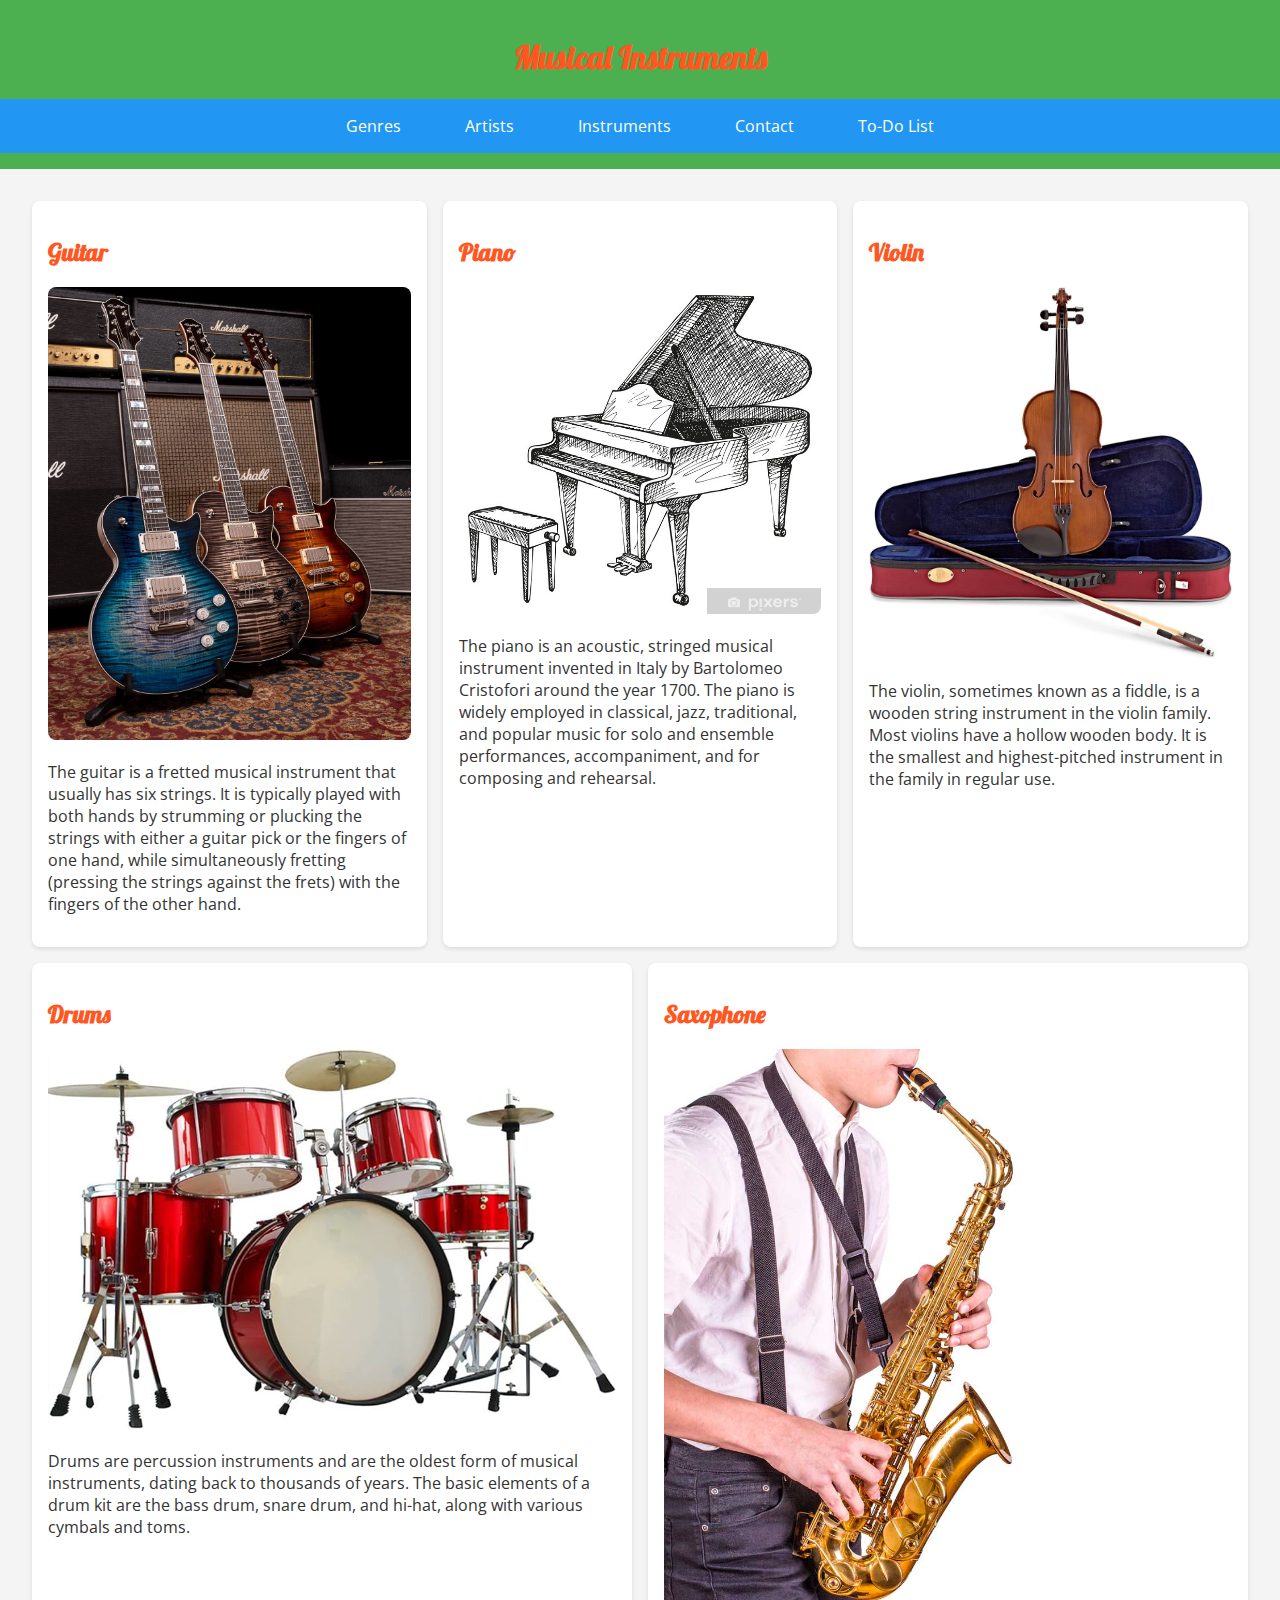
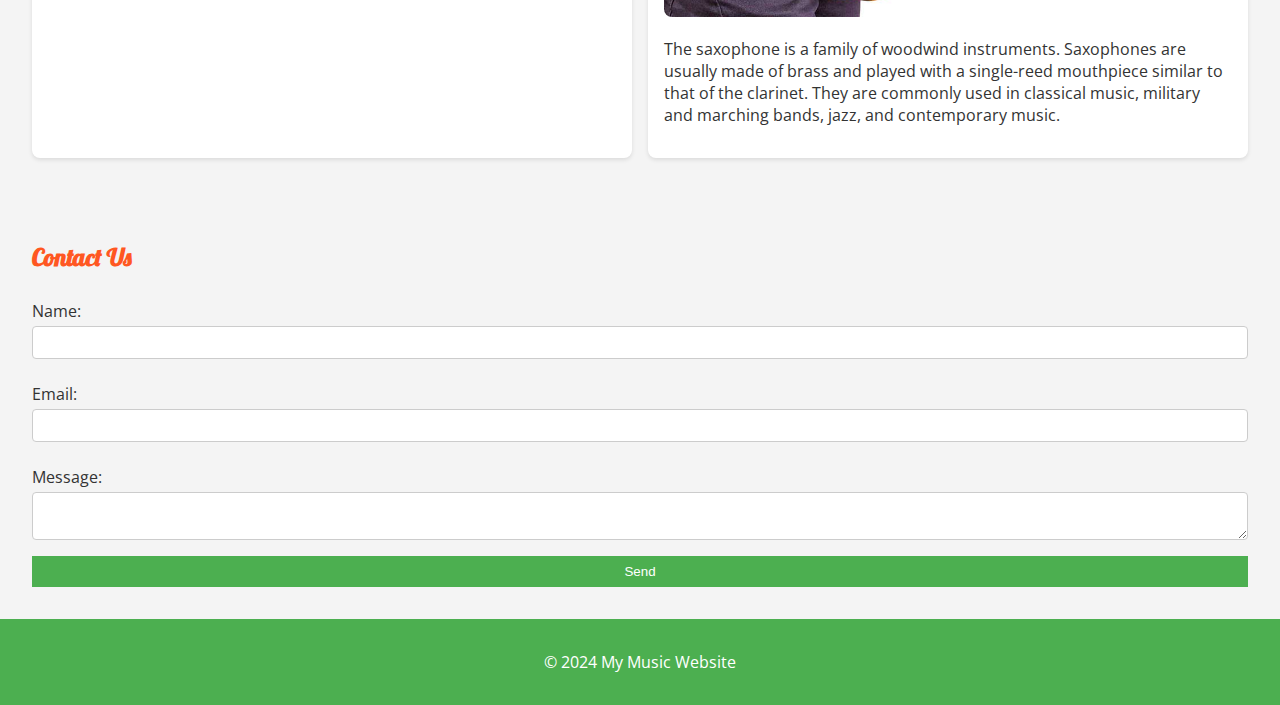
<file: instruments.html>
<!DOCTYPE html>
<html lang="en">
<head>
    <meta charset="UTF-8">
    <meta name="viewport" content="width=device-width, initial-scale=1.0">
    <title>Musical Instruments</title>
    <link rel="stylesheet" href="styles.css">
    <link href="https://fonts.googleapis.com/css2?family=Lobster&family=Open+Sans:wght@400;600&display=swap" rel="stylesheet">
</head>
<body>
    <header>
        <h1>Musical Instruments</h1>
        <nav>
            <ul>
                <li><a href="#genres">Genres</a></li>
                <li><a href="artist.html">Artists</a></li>
                <li><a href="instruments.html">Instruments</a></li>
                <li><a href="#contact">Contact</a></li>
                <li><a href="list.html">To-Do List</a></li>
            </ul>
        </nav>
    </header>
    
    <section id="instruments">
        <article>
            <h2>Guitar</h2>
            <img src="Guitar.jpg" alt="Guitar">
            <p>The guitar is a fretted musical instrument that usually has six strings. It is typically played with both hands by strumming or plucking the strings with either a guitar pick or the fingers of one hand, while simultaneously fretting (pressing the strings against the frets) with the fingers of the other hand.</p>
        </article>
        <article>
            <h2>Piano</h2>
            <img src="piano.jpg" alt="Piano">
            <p>The piano is an acoustic, stringed musical instrument invented in Italy by Bartolomeo Cristofori around the year 1700. The piano is widely employed in classical, jazz, traditional, and popular music for solo and ensemble performances, accompaniment, and for composing and rehearsal.</p>
        </article>
        <article>
            <h2>Violin</h2>
            <img src="Violin.jpg" alt="Violin">
            <p>The violin, sometimes known as a fiddle, is a wooden string instrument in the violin family. Most violins have a hollow wooden body. It is the smallest and highest-pitched instrument in the family in regular use.</p>
        </article>
        <article>
            <h2>Drums</h2>
            <img src="Drums.jpg" alt="Drums">
            <p>Drums are percussion instruments and are the oldest form of musical instruments, dating back to thousands of years. The basic elements of a drum kit are the bass drum, snare drum, and hi-hat, along with various cymbals and toms.</p>
        </article>
        <article>
            <h2>Saxophone</h2>
            <img src="Saxophone.jpg" alt="Saxophone">
            <p>The saxophone is a family of woodwind instruments. Saxophones are usually made of brass and played with a single-reed mouthpiece similar to that of the clarinet. They are commonly used in classical music, military and marching bands, jazz, and contemporary music.</p>
        </article>
    </section>
    
    <section id="contact">
        <h2>Contact Us</h2>
        <form>
            <label for="name">Name:</label>
            <input type="text" id="name" name="name" required>
            <label for="email">Email:</label>
            <input type="email" id="email" name="email" required>
            <label for="message">Message:</label>
            <textarea id="message" name="message" required></textarea>
            <button type="submit">Send</button>
        </form>
    </section>
    
    <footer>
        <p>&copy; 2024 My Music Website</p>
    </footer>
</body>
</html>
</file>
<file: styles.css>
:root {
    --primary-color: #4CAF50;
    --secondary-color: #ff5722;
    --accent-color: #2196F3;
    --background-color: #f4f4f4;
    --text-color: #333;
    --font-size-base: 16px;
    --font-size-large: 2rem;
    --primary-font: 'Lobster', cursive;
    --secondary-font: 'Open Sans', sans-serif;
}


body {
    font-family: var(--secondary-font);
    margin: 0;
    padding: 0;
    background-color: var(--background-color);
    color: var(--text-color);
}

header, footer {
    background-color: var(--primary-color);
    color: white;
    text-align: center;
    padding: 1rem 0;
}

nav ul {
    list-style: none;
    padding: 0;
    margin: 0;
    display: flex;
    justify-content: center;
    background-color: var(--accent-color);
}

nav ul li {
    margin: 0 1rem;
}

nav ul li a {
    color: white;
    text-decoration: none;
    padding: 1rem;
    display: block;
    transition: background-color 0.3s ease, color 0.3s ease;
}

nav ul li a:hover {
    background-color: var(--secondary-color);
    color: var(--primary-color);
}

section {
    padding: 2rem;
}

h1, h2 {
    font-family: var(--primary-font);
    color: var(--secondary-color);
    transition: transform 0.3s ease;
}

h1:hover, h2:hover {
    transform: scale(1.05);
}


#genres, #artists, #instruments {
    display: flex;
    flex-wrap: wrap;
    gap: 1rem;
}

article {
    background: white;
    border-radius: 8px;
    box-shadow: 0 2px 4px rgba(0, 0, 0, 0.1);
    padding: 1rem;
    flex: 1 1 calc(33% - 1rem);
    box-sizing: border-box;
    transition: transform 0.3s ease, box-shadow 0.3s ease;
}

article:hover {
    transform: translateY(-10px);
    box-shadow: 0 4px 8px rgba(0, 0, 0, 0.2);
}

article img {
    border-radius: 8px;
    max-width: 100%;
    height: auto;
}


#artists {
    padding: 2rem;
    background-color: #f9f9f9; 
    border-radius: 8px; 
    box-shadow: 0 2px 4px rgba(0, 0, 0, 0.1); 
}

#artists h2 {
    font-family: var(--primary-font); 
    color: var(--accent-color); 
    text-align: center; 
    margin-bottom: 1rem; 
}

#artists img {
    display: block; 
    max-width: 100%; 
    height: auto; 
    border-radius: 8px; 
    margin: 0 auto 1rem; 
    box-shadow: 0 2px 4px rgba(0, 0, 0, 0.1); 
}

#artists p {
    font-family: var(--secondary-font); 
    color: var(--text-color); 
    text-align: center; 
    margin: 0 auto; 
    max-width: 600px; 
    line-height: 1.6; 
}


button {
    background-color: var(--primary-color);
    color: white;
    border: none;
    padding: 0.5rem 1rem;
    cursor: pointer;
    transition: background-color 0.3s ease, transform 0.3s ease;
}

button:hover {
    background-color: var(--secondary-color);
    transform: scale(1.05);
}


form {
    display: flex;
    flex-direction: column;
}

label {
    margin: 0.5rem 0 0.25rem;
}

input, textarea {
    padding: 0.5rem;
    margin-bottom: 1rem;
    border: 1px solid #ccc;
    border-radius: 4px;
}

textarea {
    resize: vertical;
}


@media (max-width: 768px) {
    article {
        flex: 1 1 calc(50% - 1rem);
    }
}

@media (max-width: 480px) {
    article {
        flex: 1 1 100%;
    }
}
</file>
